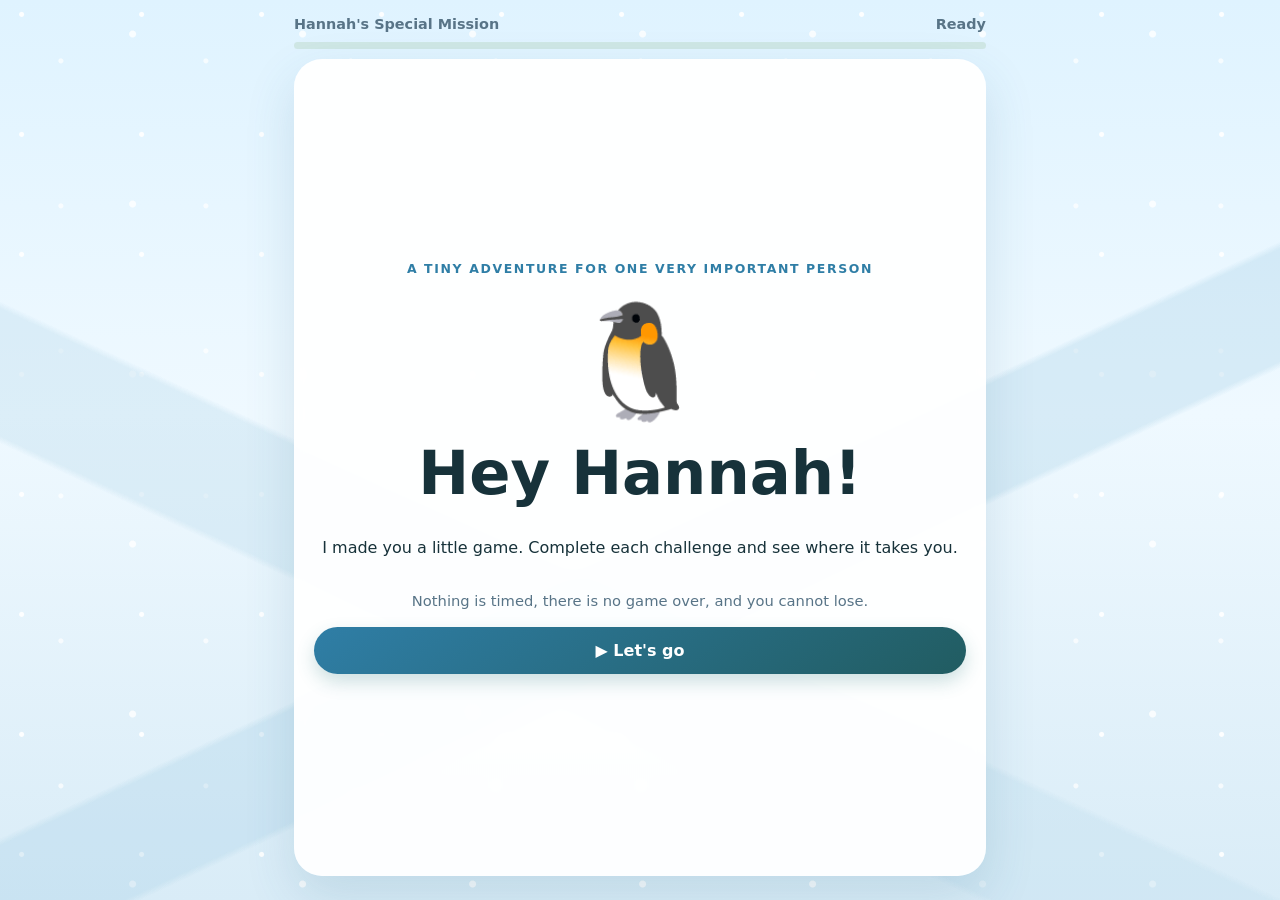
<file: index.html>
<!doctype html>
<html lang="en">
<head>
  <meta charset="utf-8" />
  <meta name="viewport" content="width=device-width, initial-scale=1, viewport-fit=cover" />
  <meta name="theme-color" content="#dff4f6" />
  <meta name="apple-mobile-web-app-capable" content="yes" />
  <title>Wedding Adventure</title>
  <link rel="stylesheet" href="game-2026.css?v=5" />
  <link rel="stylesheet" href="game-polish-v2.css?v=2" />
  <link rel="stylesheet" href="person-theme-v1.css?v=2" />
</head>
<body>
  <main class="app" aria-live="polite">
    <header class="topbar">
      <div id="player">Special Mission</div>
      <div id="progress">Ready</div>
    </header>

    <div class="track" aria-hidden="true">
      <span id="bar"></span>
    </div>

    <section class="card" id="screen"></section>
  </main>

  <div class="toast" id="toast" role="status" aria-live="polite"></div>

  <script src="game-photo-v1.js?v=2"></script>
  <script src="photo-path-fix.js?v=1"></script>
  <script src="game-polish-v2.js?v=3"></script>
  <script src="match-theme-v1.js?v=1"></script>
  <script src="scratch-theme-v1.js?v=2"></script>
</body>
</html>
</file>
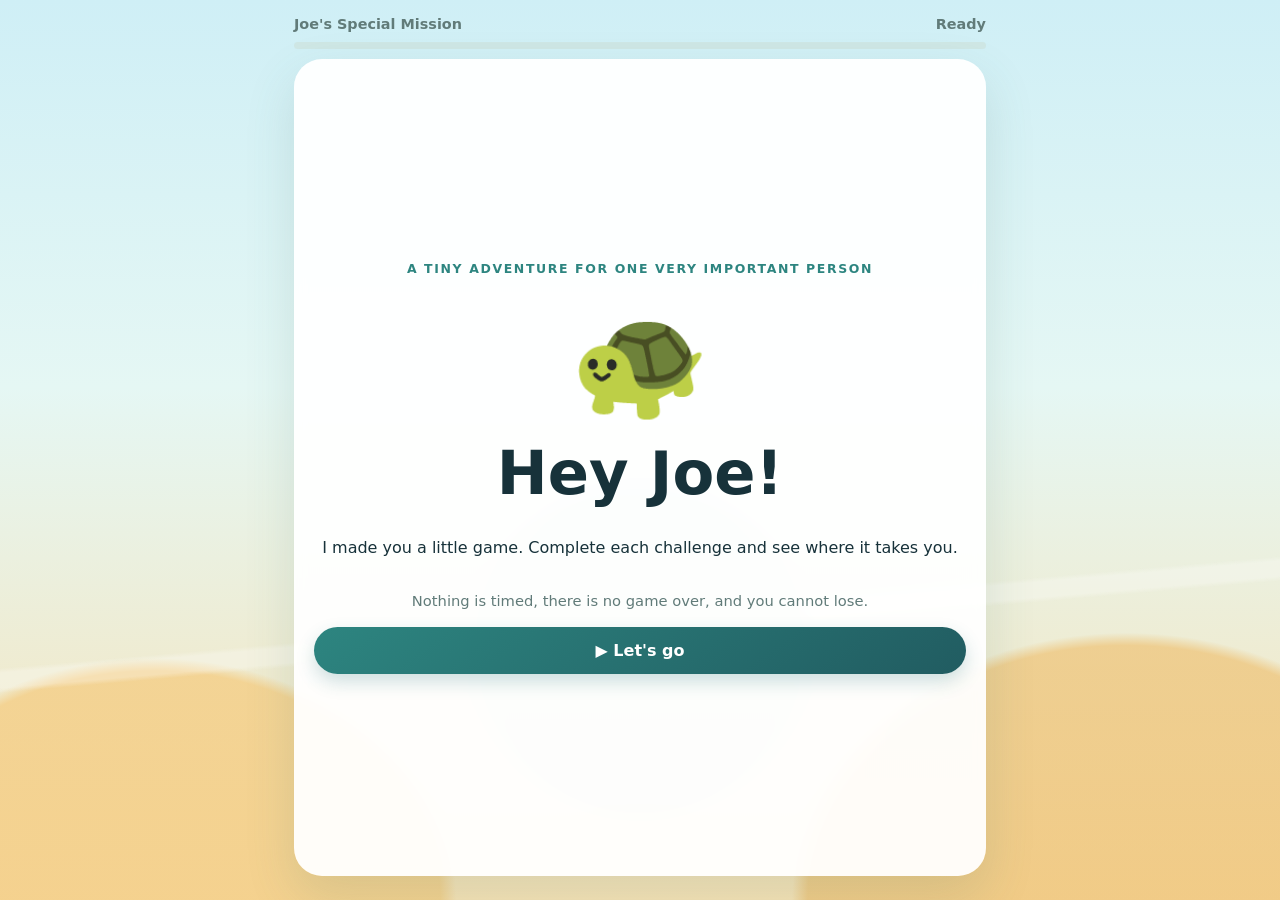
<file: joe.html>
<!doctype html>
<html lang="en">
<head>
  <meta charset="utf-8" />
  <meta name="viewport" content="width=device-width, initial-scale=1, viewport-fit=cover" />
  <meta name="theme-color" content="#dff4f6" />
  <meta name="apple-mobile-web-app-capable" content="yes" />
  <title>Wedding Adventure</title>
  <link rel="stylesheet" href="game-2026.css?v=5" />
  <link rel="stylesheet" href="game-polish-v2.css?v=2" />
  <link rel="stylesheet" href="person-theme-v1.css?v=2" />
  <script>
    const joeUrl = new URL(window.location.href);
    if (joeUrl.searchParams.get('person') !== 'joe') {
      joeUrl.searchParams.set('person', 'joe');
      history.replaceState(null, '', joeUrl);
    }
  </script>
</head>
<body>
  <main class="app" aria-live="polite">
    <header class="topbar">
      <div id="player">Special Mission</div>
      <div id="progress">Ready</div>
    </header>

    <div class="track" aria-hidden="true">
      <span id="bar"></span>
    </div>

    <section class="card" id="screen"></section>
  </main>

  <div class="toast" id="toast" role="status" aria-live="polite"></div>

  <script src="game-photo-v1.js?v=2"></script>
  <script src="photo-path-fix.js?v=1"></script>
  <script src="game-polish-v2.js?v=3"></script>
  <script src="match-theme-v1.js?v=1"></script>
  <script src="scratch-theme-v1.js?v=1"></script>
</body>
</html>
</file>
<file: game-2026.css>
:root{--ink:#17323a;--muted:#667b80;--accent:#317c80;--accent2:#dff3f1;--card:#fff;--good:#dff5e3;--bad:#ffe0e0}*{box-sizing:border-box}body{margin:0;min-height:100vh;font-family:system-ui,-apple-system,BlinkMacSystemFont,"Segoe UI",sans-serif;background:linear-gradient(160deg,#effafa,#dff3f3);color:var(--ink)}button{font:inherit;touch-action:manipulation;-webkit-tap-highlight-color:transparent}.app{width:min(720px,100%);min-height:100dvh;margin:auto;padding:16px 14px 24px;display:flex;flex-direction:column;gap:10px}.topbar{display:flex;justify-content:space-between;color:var(--muted);font-weight:800;font-size:.9rem}.track{height:7px;background:#cfe7e5;border-radius:999px;overflow:hidden}.track span{display:block;height:100%;width:0;background:linear-gradient(90deg,var(--accent),#6db9b0);transition:width .45s ease}.card{flex:1;min-height:590px;background:rgba(255,255,255,.96);border-radius:28px;padding:26px 20px;display:flex;flex-direction:column;justify-content:center;text-align:center;box-shadow:0 20px 50px rgba(36,91,95,.14);overflow:hidden;animation:cardIn .45s ease both}h1,h2{margin:0 0 12px}h1{font-size:clamp(2.2rem,9vw,3.8rem)}h2{font-size:clamp(1.7rem,6vw,2.4rem)}p{line-height:1.5}.small{color:var(--muted);font-size:.92rem}.kicker{font-size:.78rem;letter-spacing:.13em;text-transform:uppercase;color:var(--accent);font-weight:900;margin-bottom:10px}.primary,.secondary,.choice{border:0;border-radius:999px;padding:14px 20px;font-weight:900;transition:transform .15s ease,box-shadow .2s ease,opacity .2s ease}.primary{background:linear-gradient(145deg,var(--accent),#215c61);color:#fff;box-shadow:0 8px 18px rgba(49,124,128,.24)}.secondary{background:#fff;color:var(--accent);border:2px solid var(--accent)}button:active{transform:scale(.96)}.emoji-hero{font-size:7rem;margin:10px 0;animation:float 2.5s ease-in-out infinite}.grid,.match-grid{display:grid;grid-template-columns:repeat(4,1fr);gap:10px;margin:16px auto;width:min(100%,460px)}.tile,.memory-card{aspect-ratio:1;border:0;border-radius:17px;background:var(--accent2);font-size:2rem}.tile.found{background:var(--good);animation:pop .45s ease}.memory-card{position:relative;background:var(--accent);color:#fff;font-weight:900;transition:transform .2s ease,background .25s ease}.memory-card .face{display:none}.memory-card.open,.memory-card.matched{background:#fff;color:var(--ink);border:3px solid var(--accent2);transform:rotateY(180deg)}.memory-card.open .back,.memory-card.matched .back{display:none}.memory-card.open .face,.memory-card.matched .face{display:block;transform:rotateY(180deg)}.memory-card.matched{animation:matchPop .45s ease}.maze{width:min(100%,430px);aspect-ratio:1;margin:14px auto;border:5px solid var(--accent);border-radius:22px;position:relative;overflow:hidden;background:#f9fdfc;touch-action:none}.maze-grid{position:absolute;inset:0;display:grid;grid-template-columns:repeat(7,1fr);grid-template-rows:repeat(7,1fr)}.maze-cell{border:1px solid rgba(49,124,128,.08)}.maze-cell.wall{background:linear-gradient(145deg,#79b9b1,#3b8082)}.maze-sprite,.maze-goal{position:absolute;width:14.2857%;height:14.2857%;display:grid;place-items:center;font-size:2rem;z-index:2;pointer-events:none}.maze-sprite{left:0;top:0;transition:left .14s ease,top .14s ease;animation:bob 1.6s ease-in-out infinite}.maze-goal{right:0;bottom:0;animation:pulse 1.5s ease-in-out infinite}.controls{display:grid;grid-template-columns:repeat(3,60px);justify-content:center;gap:8px}.controls button:nth-child(1){grid-column:2}.controls button:nth-child(2){grid-column:1;grid-row:2}.controls button:nth-child(3){grid-column:2;grid-row:2}.controls button:nth-child(4){grid-column:3;grid-row:2}.photo-frame{width:min(100%,480px);aspect-ratio:4/3;margin:14px auto;background:linear-gradient(145deg,#d9eeec,#faf2df);border-radius:22px;display:grid;place-items:center;overflow:hidden;border:7px solid #fff;box-shadow:0 12px 30px rgba(30,80,84,.13)}.photo-frame img{width:100%;height:100%;object-fit:cover}.quiz{display:grid;gap:10px}.choice{background:var(--accent2);color:var(--ink)}.choice.good{background:var(--good);animation:pop .4s ease}.choice.bad{background:var(--bad);animation:shake .3s ease}.fish-game{position:relative;width:min(100%,500px);height:500px;margin:14px auto;border:5px solid var(--accent);border-radius:24px;overflow:hidden;background:linear-gradient(#dcf7ff 0 14%,#96ddeb 14% 60%,#74c9db 60% 100%);touch-action:none}.fish-score{position:absolute;z-index:5;top:10px;left:50%;transform:translateX(-50%);background:#fff;border-radius:999px;padding:8px 14px;font-weight:900}.fish-start{position:absolute;inset:0;z-index:10;background:rgba(239,251,252,.94);display:flex;flex-direction:column;justify-content:center;align-items:center;gap:12px;transition:opacity .3s ease,visibility .3s ease}.fish-start.hidden{opacity:0;visibility:hidden;pointer-events:none}.collector{position:absolute;left:calc(50% - 30px);bottom:24px;width:60px;height:60px;display:grid;place-items:center;font-size:3.4rem;z-index:6;user-select:none;touch-action:none;transition:left .06s linear,transform .16s ease}.collector.caught{transform:scale(1.25) rotate(-7deg)}.collector.bumped{animation:shake .25s ease}.falling{position:absolute;font-size:2.35rem;transform:translateX(-50%);will-change:top}.fish-controls{display:flex;justify-content:center;gap:18px}.fish-controls button{width:105px}.toast{position:fixed;left:50%;bottom:24px;transform:translate(-50%,120px);padding:12px 18px;border-radius:999px;background:#17323a;color:#fff;font-weight:900;transition:.3s;z-index:30}.toast.show{transform:translate(-50%,0)}.scratch{position:relative;width:min(100%,520px);height:350px;margin:14px auto;border-radius:24px;overflow:hidden;box-shadow:0 14px 30px rgba(31,83,87,.13)}.reveal{position:absolute;inset:0;display:grid;place-items:center;padding:24px;background:linear-gradient(145deg,#fff,#dff3f1);font-size:1.4rem;font-weight:850;line-height:1.4}canvas{position:absolute;inset:0;width:100%;height:100%;touch-action:none}.loading-screen{min-height:330px;display:grid;place-items:center;align-content:center}.loading-icons{font-size:4rem;margin-bottom:12px;animation:bob .9s ease-in-out infinite alternate}.loading-bar{width:min(310px,85%);height:12px;border-radius:999px;background:var(--accent2);overflow:hidden;margin:16px auto}.loading-bar span{display:block;height:100%;width:12%;background:linear-gradient(90deg,var(--accent),#72beb4);border-radius:inherit;animation:load 1s ease forwards}.celebrate{animation:popIn .65s ease both}.confetti{font-size:2rem;animation:bob 1s ease-in-out infinite alternate}@keyframes cardIn{from{opacity:0;transform:translateY(12px) scale(.985)}to{opacity:1;transform:none}}@keyframes float{50%{transform:translateY(-8px) rotate(2deg)}}@keyframes bob{to{transform:translateY(-7px)}}@keyframes pulse{50%{transform:scale(1.16)}}@keyframes load{to{width:100%}}@keyframes pop{50%{transform:scale(1.13)}}@keyframes matchPop{50%{transform:rotateY(180deg) scale(1.1)}}@keyframes shake{25%{transform:translateX(-7px)}50%{transform:translateX(7px)}75%{transform:translateX(-4px)}}@keyframes popIn{from{opacity:0;transform:scale(.75)}to{opacity:1;transform:none}}@media(max-width:480px){.card{padding:22px 16px}.grid,.match-grid{gap:8px}.fish-game{height:450px}.emoji-hero{font-size:6rem}}
</file>
<file: game-polish-v2.css>
.card{transition:opacity .3s ease,transform .3s ease}.photo-frame{position:relative;transform:rotate(-.65deg);background:#eef8f7}.photo-frame:nth-of-type(even){transform:rotate(.65deg)}.memory-photo{opacity:0;transform:scale(1.035);transition:opacity .55s ease,transform .8s ease}.memory-photo.loaded{opacity:1;transform:scale(1)}.memory-loader{position:absolute;inset:0;display:grid;place-content:center;gap:8px;background:linear-gradient(145deg,#eef9f8,#fff7e9);color:#557276;z-index:2;transition:opacity .35s ease}.memory-ready .memory-loader{opacity:0;pointer-events:none}.memory-loader-icon{font-size:2.7rem;animation:memoryPulse 1.1s ease-in-out infinite}.party-layer{position:fixed;inset:0;overflow:hidden;pointer-events:none;z-index:100}.party-piece{position:absolute;top:-12vh;font-size:clamp(1.15rem,4vw,2rem);animation:partyFall linear forwards;filter:drop-shadow(0 4px 4px rgba(0,0,0,.12))}.finale{position:relative;padding-top:14px;animation:finaleIn .7s cubic-bezier(.2,.85,.3,1) both}.finale-badge{display:inline-block;padding:8px 14px;border-radius:999px;background:linear-gradient(145deg,#ffe98b,#f7bd45);color:#674500;font-size:.76rem;font-weight:1000;letter-spacing:.12em;box-shadow:0 8px 18px rgba(222,164,45,.22);animation:badgePop .8s .1s both}.finale-icons{font-size:clamp(2rem,8vw,3.2rem);margin:16px 0 10px;animation:celebrateBounce 1.2s ease-in-out infinite}.finale h2{font-size:clamp(2rem,8vw,3rem);margin-bottom:12px}.finale-copy p,.next-memory,.achievement-card,.signed,.play-again{opacity:0;transform:translateY(14px);animation:finaleStep .55s ease forwards;animation-delay:var(--delay,0s)}.finale-copy p{margin:8px auto;max-width:510px}.next-memory{margin:22px auto;padding:20px;border:2px dashed #7bb9b4;border-radius:22px;background:linear-gradient(145deg,#f7ffff,#fff9ec);display:grid;gap:7px;box-shadow:0 12px 28px rgba(35,93,96,.1)}.next-memory span{color:#617a7e}.next-memory strong{font-size:clamp(1.7rem,7vw,2.4rem);color:#286f73}.achievement-card{width:min(100%,430px);margin:18px auto;text-align:left;padding:18px 20px;border-radius:22px;background:#f3fbfa;box-shadow:inset 0 0 0 2px #d8eeeb;line-height:1.8}.achievement-card h3{text-align:center;margin:0 0 8px}.gold-achievement{margin-top:8px;padding:8px 10px;border-radius:12px;background:#fff1bd;color:#684900;font-weight:900}.signed{font-weight:900;font-size:1.1rem}.play-again{margin-top:6px}.scratch:has(+ #yes[hidden]){animation:scratchGlow 2s ease-in-out infinite}@keyframes memoryPulse{50%{transform:scale(1.12) rotate(-3deg)}}@keyframes partyFall{to{transform:translate(var(--drift),120vh) rotate(var(--spin));opacity:.1}}@keyframes finaleIn{from{opacity:0;transform:scale(.9)}to{opacity:1;transform:none}}@keyframes badgePop{0%{opacity:0;transform:scale(.5) rotate(-8deg)}70%{transform:scale(1.12) rotate(2deg)}100%{opacity:1;transform:none}}@keyframes celebrateBounce{50%{transform:translateY(-7px) scale(1.04)}}@keyframes finaleStep{to{opacity:1;transform:none}}@keyframes scratchGlow{50%{box-shadow:0 14px 38px rgba(49,124,128,.26)}}@media(prefers-reduced-motion:reduce){.memory-photo,.memory-loader,.finale-copy p,.next-memory,.achievement-card,.signed,.play-again{transition:none;animation-duration:.01ms!important;animation-delay:0s!important}.party-piece{display:none}}
</file>
<file: person-theme-v1.css>
body.theme-hannah,
body.theme-joe {
  position: relative;
  overflow-x: hidden;
}

body.theme-hannah {
  --accent: #2f7ea6;
  --accent2: #e7f4fb;
  --muted: #587487;
  background:
    radial-gradient(circle at 18% 12%, rgba(255,255,255,.92) 0 2px, transparent 3px),
    radial-gradient(circle at 78% 20%, rgba(255,255,255,.8) 0 3px, transparent 4px),
    radial-gradient(circle at 42% 42%, rgba(255,255,255,.7) 0 2px, transparent 3px),
    linear-gradient(180deg, #dff3ff 0%, #eff9ff 46%, #d9ecf7 100%);
  background-size: 120px 120px, 170px 170px, 145px 145px, auto;
}

body.theme-joe {
  --accent: #2d8580;
  --accent2: #e2f3ed;
  --muted: #617b79;
  background:
    radial-gradient(ellipse at 12% 100%, rgba(244,205,132,.78) 0 18%, transparent 19%),
    radial-gradient(ellipse at 88% 100%, rgba(238,191,110,.65) 0 20%, transparent 21%),
    linear-gradient(180deg, #cfeff6 0%, #e5f7f4 43%, #f7e2b5 100%);
}

body.theme-hannah::before,
body.theme-joe::before {
  content: '';
  position: fixed;
  inset: 0;
  z-index: -1;
  pointer-events: none;
  opacity: .7;
}

body.theme-hannah::before {
  background:
    linear-gradient(155deg, transparent 0 56%, rgba(177,214,233,.55) 56.5% 64%, transparent 64.5%),
    linear-gradient(205deg, transparent 0 60%, rgba(199,226,240,.7) 60.5% 69%, transparent 69.5%);
}

body.theme-joe::before {
  background:
    radial-gradient(ellipse at 50% 72%, rgba(58,172,190,.22) 0 18%, transparent 18.5%),
    linear-gradient(175deg, transparent 0 66%, rgba(255,255,255,.42) 66.5% 68%, transparent 68.5%);
}

body.theme-hannah .card,
body.theme-joe .card {
  backdrop-filter: blur(6px);
  -webkit-backdrop-filter: blur(6px);
}

body.theme-hannah .card {
  background: rgba(255,255,255,.94);
  box-shadow: 0 20px 50px rgba(52,112,145,.16);
}

body.theme-joe .card {
  background: rgba(255,255,255,.94);
  box-shadow: 0 20px 50px rgba(67,119,104,.16);
}

body.theme-hannah .scratch {
  box-shadow: 0 14px 30px rgba(55,115,150,.18), inset 0 0 0 1px rgba(255,255,255,.65);
}

body.theme-joe .scratch {
  box-shadow: 0 14px 30px rgba(139,104,49,.2), inset 0 0 0 1px rgba(255,255,255,.45);
}

body.theme-hannah .scratch::after,
body.theme-joe .scratch::after {
  position: absolute;
  left: 50%;
  bottom: 26px;
  transform: translateX(-50%);
  z-index: 3;
  pointer-events: none;
  font-weight: 900;
  opacity: .58;
  font-size: .82rem;
  letter-spacing: .04em;
  transition: opacity .25s ease;
}

body.theme-hannah .scratch::after { content: '❄️  WIPE AWAY THE SNOW  ❄️'; color: #315f7a; }
body.theme-joe .scratch::after { content: '🌴  WIPE AWAY THE SAND  🐚'; color: #705124; }

body.theme-hannah .scratch:has(+ #yes:not([hidden]))::after,
body.theme-joe .scratch:has(+ #yes:not([hidden]))::after {
  opacity: 0;
}

@media (max-width: 480px) {
  body.theme-hannah::after,
  body.theme-joe::after {
    position: fixed;
    right: 8px;
    bottom: 10px;
    font-size: 2rem;
    opacity: .22;
    pointer-events: none;
    z-index: -1;
  }
  body.theme-hannah::after { content: '🐧 ❄️'; }
  body.theme-joe::after { content: '🌴 🐢'; }
}
</file>
